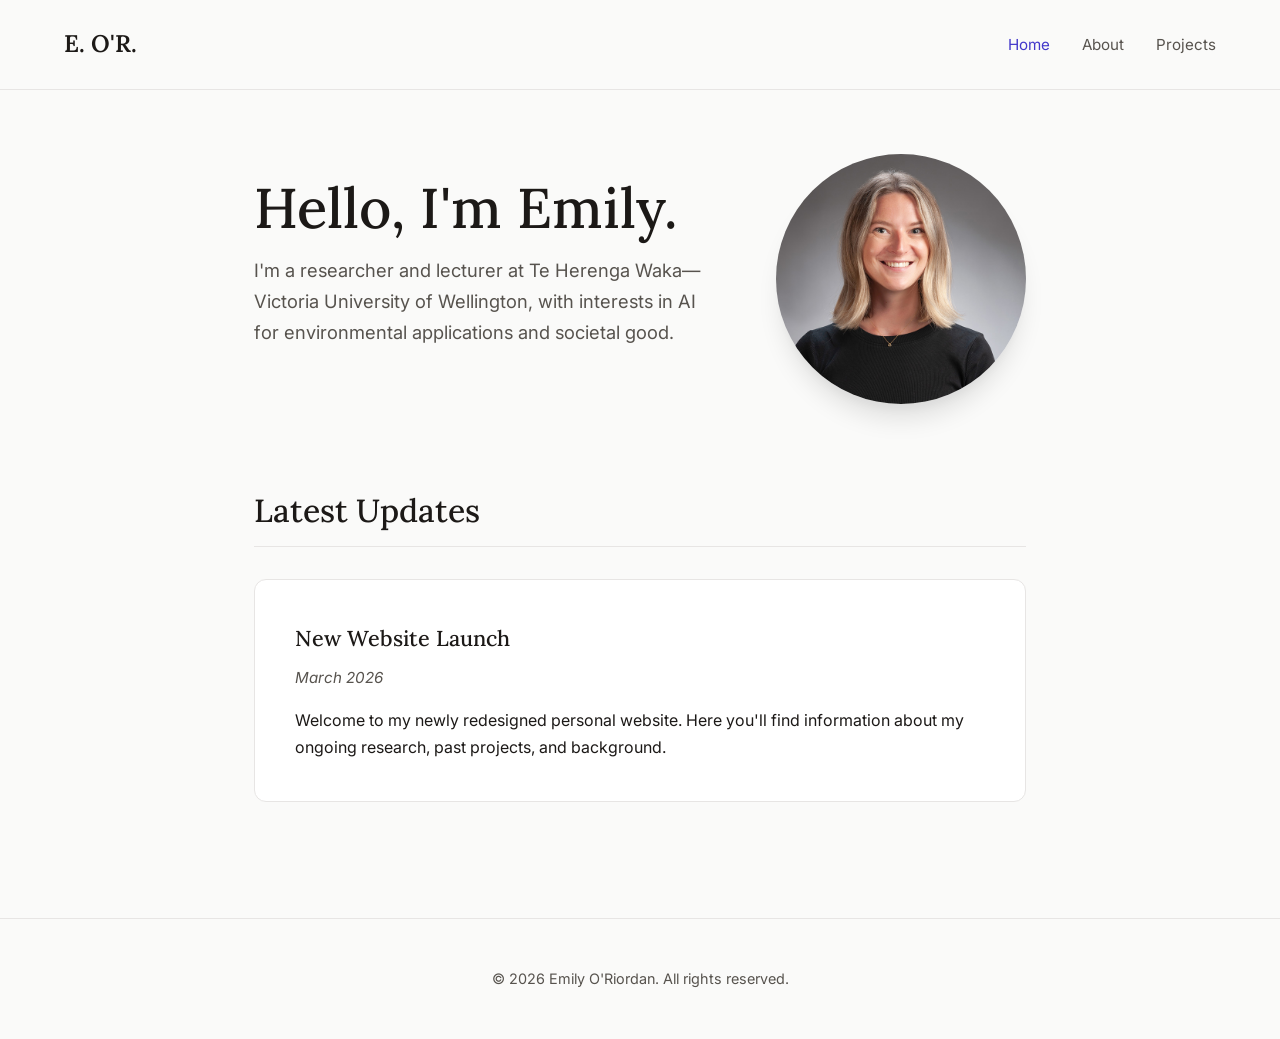
<file: index.html>
<!DOCTYPE html>
<html lang="en">

<head>
    <meta charset="UTF-8">
    <meta name="viewport" content="width=device-width, initial-scale=1.0">
    <title>Emily O'Riordan | Researcher</title>
    <link
        href="https://fonts.googleapis.com/css2?family=Inter:wght@400;500&family=Lora:ital,wght@0,500;0,600;1,500&display=swap"
        rel="stylesheet">
    <link rel="stylesheet" href="styles.css">
</head>

<body>
    <nav class="navbar">
        <a href="index.html" class="logo">E. O'R.</a>
        <ul class="nav-links">
            <li><a href="index.html" class="active">Home</a></li>
            <li><a href="about.html">About</a></li>
            <!-- <li><a href="research.html">Research</a></li> -->
            <li><a href="projects.html">Projects</a></li>
        </ul>
    </nav>

    <main>
        <section class="hero">
            <div class="hero-text">
                <h1 class="hero-title">Hello, I'm Emily.</h1>
                <p class="hero-subtitle">I'm a researcher and lecturer at Te Herenga Waka—Victoria University of
                    Wellington, with interests in AI for environmental applications and societal good.</p>
                <!-- <div class="button-group">
                    <a href="research.html" class="btn">View Research</a>
                    <a href="about.html" class="btn btn-outline">Read Bio</a>
                </div> -->
            </div>

            <img src="profile.jpg" alt="Emily O'Riordan" class="profile-img">
        </section>

        <section>
            <h2 class="section-title">Latest Updates</h2>
            <div class="card">
                <h3 class="card-title">New Website Launch</h3>
                <p class="card-meta">March 2026</p>
                <p>Welcome to my newly redesigned personal website. Here you'll find information about my ongoing
                    research, past projects, and background.</p>
            </div>
        </section>
    </main>

    <footer>
        <p>&copy; <span id="year"></span> Emily O'Riordan. All rights reserved.</p>
    </footer>

    <script src="script.js"></script>
</body>

</html>
</file>
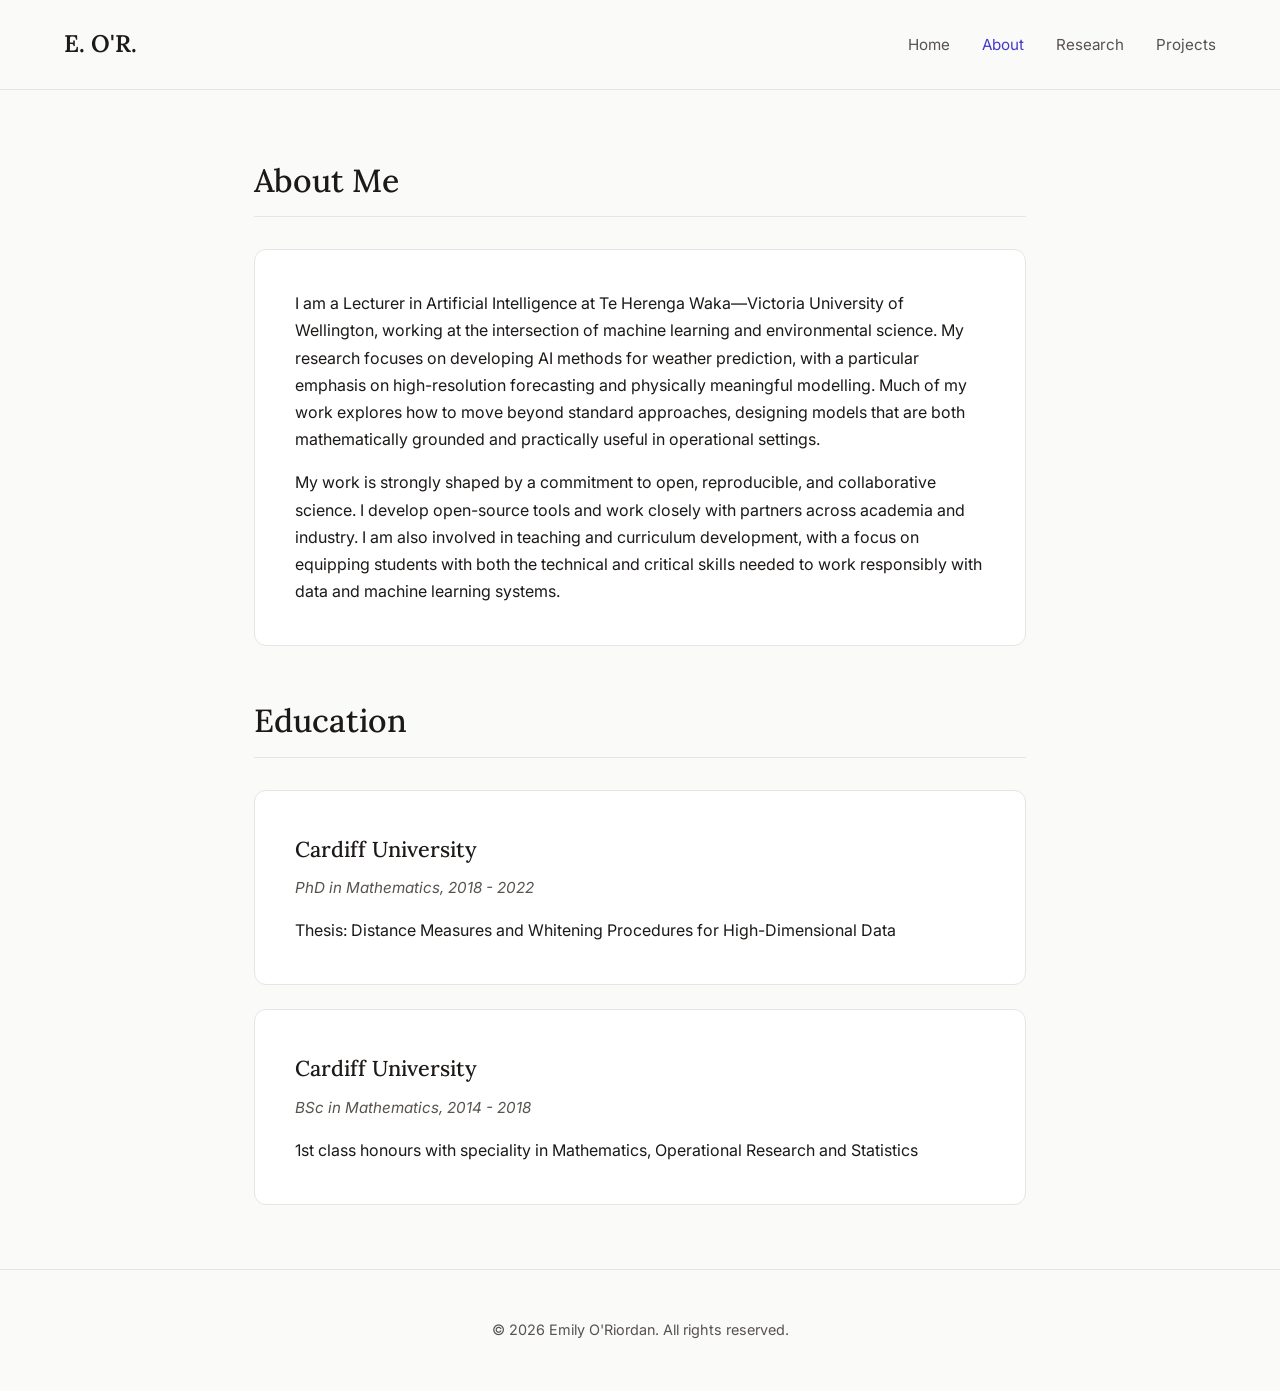
<file: about.html>
<!DOCTYPE html>
<html lang="en">

<head>
    <meta charset="UTF-8">
    <meta name="viewport" content="width=device-width, initial-scale=1.0">
    <title>About | Emily O'Riordan</title>
    <link
        href="https://fonts.googleapis.com/css2?family=Inter:wght@400;500&family=Lora:ital,wght@0,500;0,600;1,500&display=swap"
        rel="stylesheet">
    <link rel="stylesheet" href="styles.css">
</head>

<body>
    <nav class="navbar">
        <a href="index.html" class="logo">E. O'R.</a>
        <ul class="nav-links">
            <li><a href="index.html">Home</a></li>
            <li><a href="about.html" class="active">About</a></li>
            <li><a href="research.html">Research</a></li>
            <li><a href="projects.html">Projects</a></li>
        </ul>
    </nav>

    <main>
        <h1 class="section-title">About Me</h1>

        <div class="card">
            <p style="margin-bottom: 1rem;">I am a Lecturer in Artificial Intelligence at Te Herenga Waka—Victoria
                University of Wellington, working at the intersection of machine learning and environmental science. My
                research focuses on developing AI methods for weather prediction, with a particular emphasis on
                high-resolution forecasting and physically meaningful modelling. Much of my work explores how to move
                beyond standard approaches, designing models that are both mathematically grounded and practically
                useful in operational settings.</p>
            <p>My work is strongly shaped by a commitment to open, reproducible, and collaborative science. I develop
                open-source tools and work closely with partners across academia and industry. I am also involved in
                teaching and curriculum development, with a focus on equipping students with both the technical and
                critical skills needed to work responsibly with data and machine learning systems.</p>
        </div>

        <h2 class="section-title" style="margin-top: 3rem;">Education</h2>
        <div class="card">
            <h3 class="card-title">Cardiff University</h3>
            <p class="card-meta">PhD in Mathematics, 2018 - 2022</p>
            <p>Thesis: Distance Measures and Whitening Procedures for High-Dimensional Data</p>
        </div>
        <div class="card">
            <h3 class="card-title">Cardiff University</h3>
            <p class="card-meta">BSc in Mathematics, 2014 - 2018</p>
            <p>1st class honours with speciality in Mathematics, Operational Research and Statistics</p>
        </div>
    </main>

    <footer>
        <p>&copy; <span id="year"></span> Emily O'Riordan. All rights reserved.</p>
    </footer>

    <script src="script.js"></script>
</body>

</html>
</file>
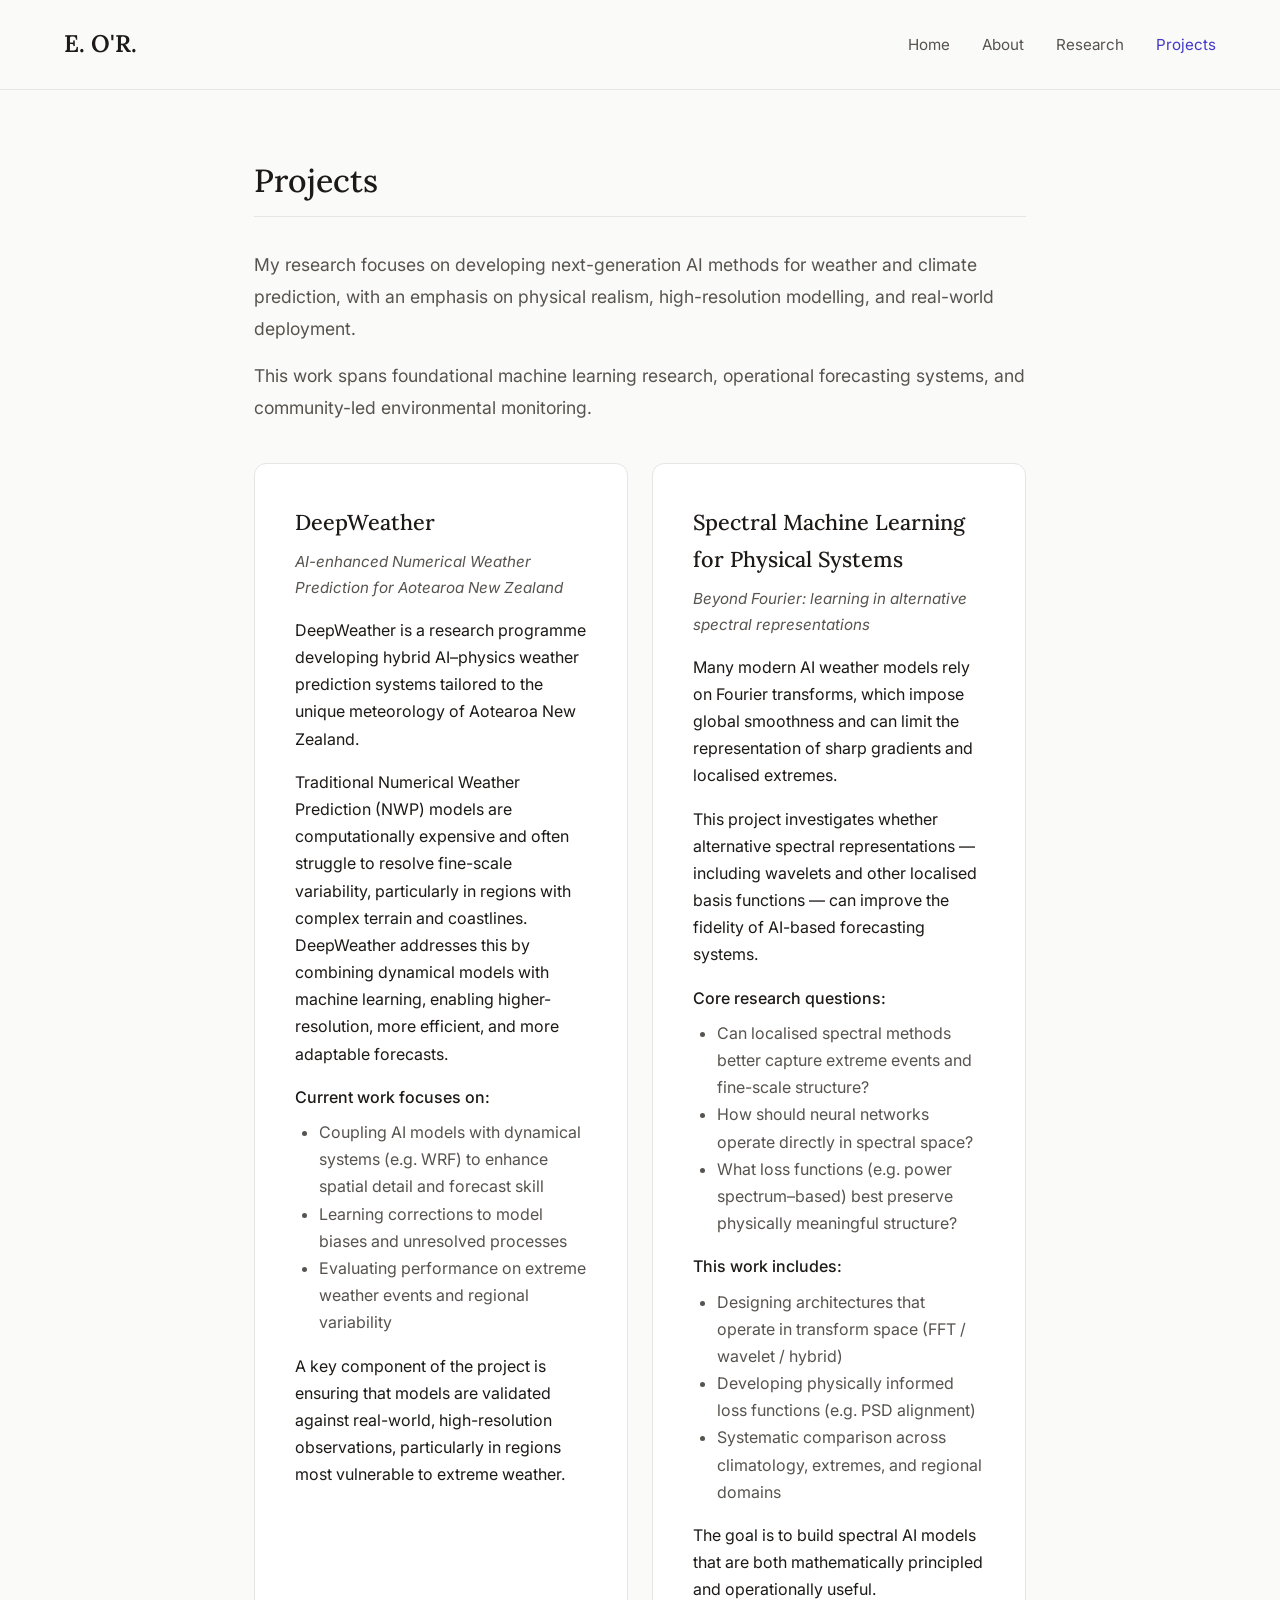
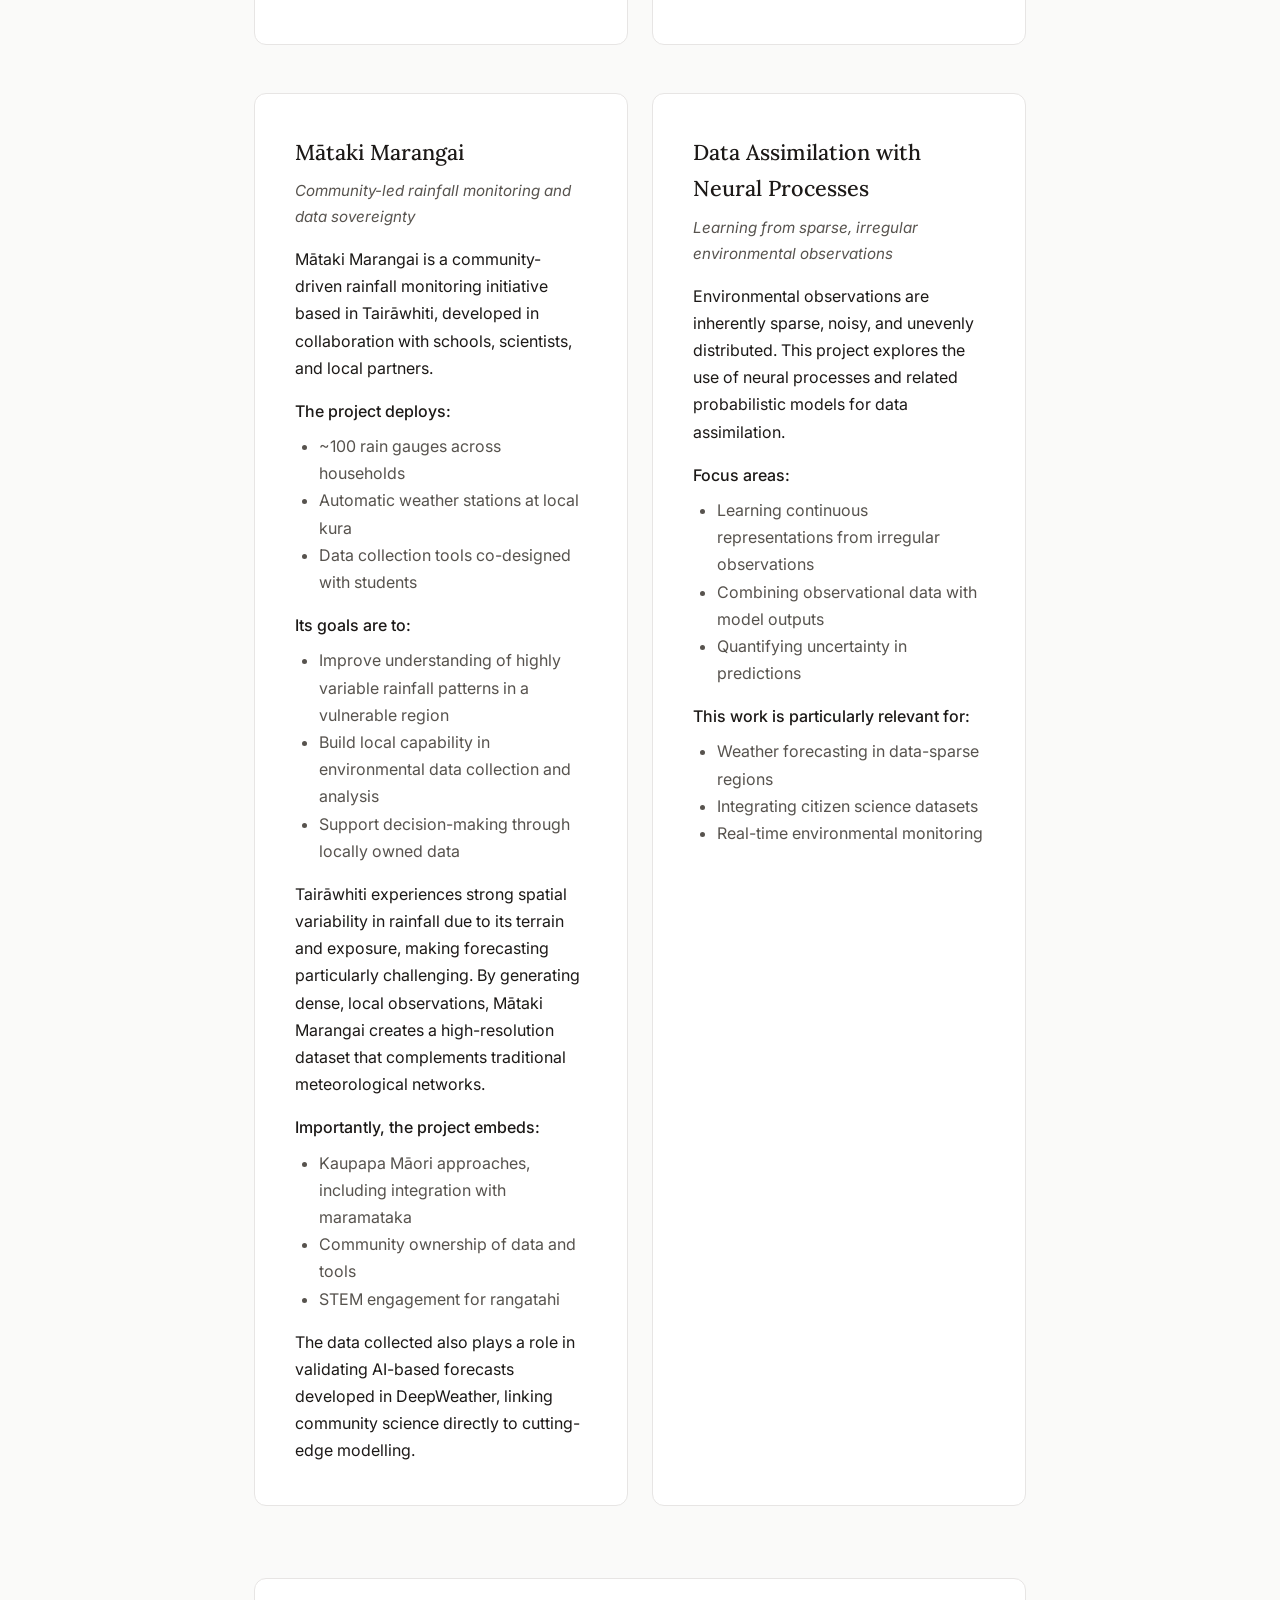
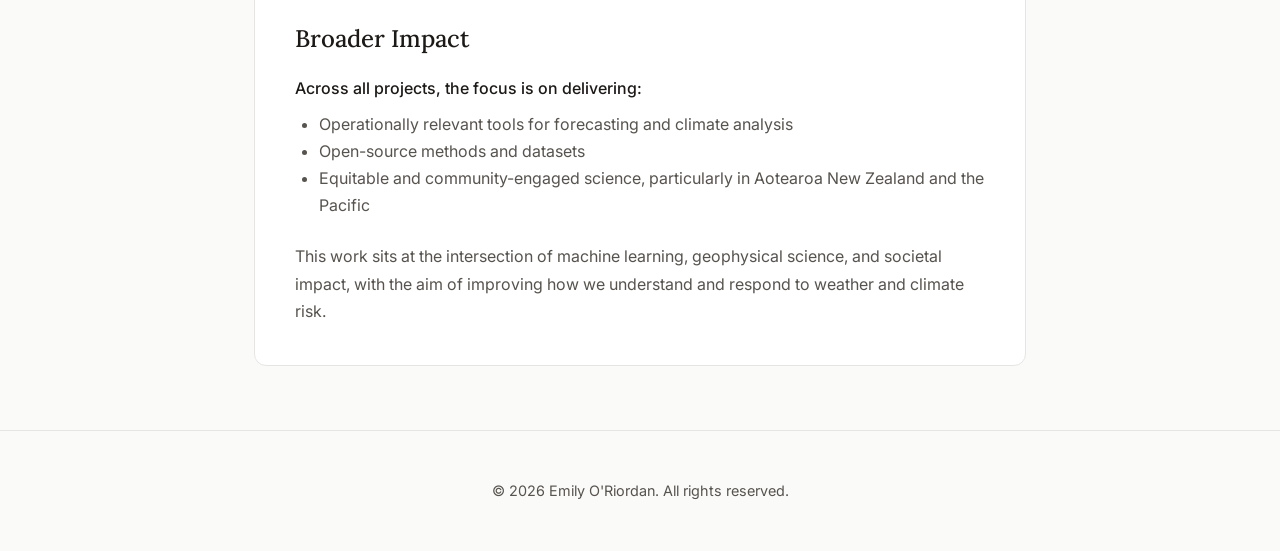
<file: projects.html>
<!DOCTYPE html>
<html lang="en">

<head>
    <meta charset="UTF-8">
    <meta name="viewport" content="width=device-width, initial-scale=1.0">
    <title>Projects | Emily O'Riordan</title>
    <link
        href="https://fonts.googleapis.com/css2?family=Inter:wght@400;500&family=Lora:ital,wght@0,500;0,600;1,500&display=swap"
        rel="stylesheet">
    <link rel="stylesheet" href="styles.css">
</head>

<body>
    <nav class="navbar">
        <a href="index.html" class="logo">E. O'R.</a>
        <ul class="nav-links">
            <li><a href="index.html">Home</a></li>
            <li><a href="about.html">About</a></li>
            <li><a href="research.html">Research</a></li>
            <li><a href="projects.html" class="active">Projects</a></li>
        </ul>
    </nav>

    <main>
        <h1 class="section-title">Projects</h1>

        <div style="font-size: 1.1rem; margin-bottom: 2.5rem; color: var(--text-muted); line-height: 1.8;">
            <p style="margin-bottom: 1rem;">My research focuses on developing next-generation AI methods for weather and
                climate prediction, with an emphasis on physical realism, high-resolution modelling, and real-world
                deployment.</p>
            <p>This work spans foundational machine learning research, operational forecasting systems, and
                community-led environmental monitoring.</p>
        </div>

        <div style="display: grid; grid-template-columns: repeat(auto-fit, minmax(350px, 1fr)); gap: 1.5rem;">

            <div class="card">
                <h3 class="card-title">DeepWeather</h3>
                <p class="card-meta">AI-enhanced Numerical Weather Prediction for Aotearoa New Zealand</p>
                <p style="margin-bottom: 1rem;">DeepWeather is a research programme developing hybrid AI–physics weather
                    prediction systems tailored to the unique meteorology of Aotearoa New Zealand.</p>
                <p style="margin-bottom: 1rem;">Traditional Numerical Weather Prediction (NWP) models are
                    computationally expensive and often struggle to resolve fine-scale variability, particularly in
                    regions with complex terrain and coastlines. DeepWeather addresses this by combining dynamical
                    models with machine learning, enabling higher-resolution, more efficient, and more adaptable
                    forecasts.</p>
                <p style="margin-bottom: 0.5rem; font-weight: 500;">Current work focuses on:</p>
                <ul style="margin-left: 1.5rem; margin-bottom: 1rem; color: var(--text-muted);">
                    <li>Coupling AI models with dynamical systems (e.g. WRF) to enhance spatial detail and forecast
                        skill</li>
                    <li>Learning corrections to model biases and unresolved processes</li>
                    <li>Evaluating performance on extreme weather events and regional variability</li>
                </ul>
                <p>A key component of the project is ensuring that models are validated against real-world,
                    high-resolution observations, particularly in regions most vulnerable to extreme weather.</p>
            </div>

            <div class="card">
                <h3 class="card-title">Spectral Machine Learning for Physical Systems</h3>
                <p class="card-meta">Beyond Fourier: learning in alternative spectral representations</p>
                <p style="margin-bottom: 1rem;">Many modern AI weather models rely on Fourier transforms, which impose
                    global smoothness and can limit the representation of sharp gradients and localised extremes.</p>
                <p style="margin-bottom: 1rem;">This project investigates whether alternative spectral representations —
                    including wavelets and other localised basis functions — can improve the fidelity of AI-based
                    forecasting systems.</p>
                <p style="margin-bottom: 0.5rem; font-weight: 500;">Core research questions:</p>
                <ul style="margin-left: 1.5rem; margin-bottom: 1rem; color: var(--text-muted);">
                    <li>Can localised spectral methods better capture extreme events and fine-scale structure?</li>
                    <li>How should neural networks operate directly in spectral space?</li>
                    <li>What loss functions (e.g. power spectrum–based) best preserve physically meaningful structure?
                    </li>
                </ul>
                <p style="margin-bottom: 0.5rem; font-weight: 500;">This work includes:</p>
                <ul style="margin-left: 1.5rem; margin-bottom: 1rem; color: var(--text-muted);">
                    <li>Designing architectures that operate in transform space (FFT / wavelet / hybrid)</li>
                    <li>Developing physically informed loss functions (e.g. PSD alignment)</li>
                    <li>Systematic comparison across climatology, extremes, and regional domains</li>
                </ul>
                <p>The goal is to build spectral AI models that are both mathematically principled and operationally
                    useful.</p>
            </div>

            <div class="card">
                <h3 class="card-title">Mātaki Marangai</h3>
                <p class="card-meta">Community-led rainfall monitoring and data sovereignty</p>
                <p style="margin-bottom: 1rem;">Mātaki Marangai is a community-driven rainfall monitoring initiative
                    based in Tairāwhiti, developed in collaboration with schools, scientists, and local partners.</p>
                <p style="margin-bottom: 0.5rem; font-weight: 500;">The project deploys:</p>
                <ul style="margin-left: 1.5rem; margin-bottom: 1rem; color: var(--text-muted);">
                    <li>~100 rain gauges across households</li>
                    <li>Automatic weather stations at local kura</li>
                    <li>Data collection tools co-designed with students</li>
                </ul>
                <p style="margin-bottom: 0.5rem; font-weight: 500;">Its goals are to:</p>
                <ul style="margin-left: 1.5rem; margin-bottom: 1rem; color: var(--text-muted);">
                    <li>Improve understanding of highly variable rainfall patterns in a vulnerable region</li>
                    <li>Build local capability in environmental data collection and analysis</li>
                    <li>Support decision-making through locally owned data</li>
                </ul>
                <p style="margin-bottom: 1rem;">Tairāwhiti experiences strong spatial variability in rainfall due to its
                    terrain and exposure, making forecasting particularly challenging. By generating dense, local
                    observations, Mātaki Marangai creates a high-resolution dataset that complements traditional
                    meteorological networks.</p>
                <p style="margin-bottom: 0.5rem; font-weight: 500;">Importantly, the project embeds:</p>
                <ul style="margin-left: 1.5rem; margin-bottom: 1rem; color: var(--text-muted);">
                    <li>Kaupapa Māori approaches, including integration with maramataka</li>
                    <li>Community ownership of data and tools</li>
                    <li>STEM engagement for rangatahi</li>
                </ul>
                <p>The data collected also plays a role in validating AI-based forecasts developed in DeepWeather,
                    linking community science directly to cutting-edge modelling.</p>
            </div>


            <div class="card">
                <h3 class="card-title">Data Assimilation with Neural Processes</h3>
                <p class="card-meta">Learning from sparse, irregular environmental observations</p>
                <p style="margin-bottom: 1rem;">Environmental observations are inherently sparse, noisy, and unevenly
                    distributed. This project explores the use of neural processes and related probabilistic models for
                    data assimilation.</p>
                <p style="margin-bottom: 0.5rem; font-weight: 500;">Focus areas:</p>
                <ul style="margin-left: 1.5rem; margin-bottom: 1rem; color: var(--text-muted);">
                    <li>Learning continuous representations from irregular observations</li>
                    <li>Combining observational data with model outputs</li>
                    <li>Quantifying uncertainty in predictions</li>
                </ul>
                <p style="margin-bottom: 0.5rem; font-weight: 500;">This work is particularly relevant for:</p>
                <ul style="margin-left: 1.5rem; margin-bottom: 1rem; color: var(--text-muted);">
                    <li>Weather forecasting in data-sparse regions</li>
                    <li>Integrating citizen science datasets</li>
                    <li>Real-time environmental monitoring</li>
                </ul>
            </div>

        </div>

        <div
            style="margin-top: 3rem; background: var(--surface-color); border: 1px solid var(--border-color); border-radius: 12px; padding: 2.5rem; margin-bottom: 2rem;">
            <h3 style="font-size: 1.5rem; margin-bottom: 1rem; font-family: 'Lora', serif; font-weight: 500;">Broader
                Impact</h3>
            <p style="margin-bottom: 0.5rem; font-weight: 500;">Across all projects, the focus is on delivering:</p>
            <ul style="margin-left: 1.5rem; margin-bottom: 1.5rem; color: var(--text-muted);">
                <li>Operationally relevant tools for forecasting and climate analysis</li>
                <li>Open-source methods and datasets</li>
                <li>Equitable and community-engaged science, particularly in Aotearoa New Zealand and the Pacific</li>
            </ul>
            <p style="color: var(--text-muted);">This work sits at the intersection of machine learning, geophysical
                science, and societal impact, with the aim of improving how we understand and respond to weather and
                climate risk.</p>
        </div>
    </main>

    <footer>
        <p>&copy; <span id="year"></span> Emily O'Riordan. All rights reserved.</p>
    </footer>

    <script src="script.js"></script>
</body>

</html>
</file>
<file: styles.css>
:root {
    --bg-color: #FAFAF9;
    --surface-color: #FFFFFF;
    --text-main: #1C1917;
    --text-muted: #57534E;
    --accent: #4338CA;
    --accent-hover: #3730A3;
    --border-color: #E7E5E4;
}

* { margin: 0; padding: 0; box-sizing: border-box; }
html { scroll-behavior: smooth; }
body {
    font-family: 'Inter', sans-serif;
    background-color: var(--bg-color);
    color: var(--text-main);
    line-height: 1.7;
    -webkit-font-smoothing: antialiased;
}

h1, h2, h3, h4 {
    font-family: 'Lora', serif;
    font-weight: 500;
    color: var(--text-main);
}

.navbar {
    display: flex;
    justify-content: space-between;
    align-items: center;
    padding: 1.5rem 5%;
    background: rgba(250, 250, 249, 0.9);
    backdrop-filter: blur(10px);
    -webkit-backdrop-filter: blur(10px);
    border-bottom: 1px solid var(--border-color);
    position: sticky;
    top: 0;
    z-index: 100;
}

.logo {
    font-family: 'Lora', serif;
    font-size: 1.5rem;
    font-weight: 600;
    text-decoration: none;
    color: var(--text-main);
}

.nav-links { display: flex; gap: 2rem; list-style: none; }
.nav-links a {
    color: var(--text-muted);
    text-decoration: none;
    font-size: 0.95rem;
    transition: color 0.2s;
}
.nav-links a:hover, .nav-links a.active {
    color: var(--accent);
}

main {
    max-width: 900px;
    margin: 4rem auto;
    padding: 0 5%;
    min-height: calc(100vh - 200px);
}

.hero {
    display: flex;
    align-items: center;
    gap: 4rem;
    margin-bottom: 5rem;
}

.hero-text { flex: 1; }
.hero-title {
    font-size: 3.5rem;
    margin-bottom: 1rem;
    line-height: 1.1;
}

.hero-subtitle {
    font-size: 1.15rem;
    color: var(--text-muted);
    margin-bottom: 2rem;
}

.profile-img {
    width: 250px;
    height: 250px;
    border-radius: 50%;
    object-fit: cover;
    box-shadow: 0 20px 25px -5px rgba(0, 0, 0, 0.1), 0 10px 10px -5px rgba(0, 0, 0, 0.04);
}

.placeholder-img {
    background: linear-gradient(135deg, #e0e7ff, #c7d2fe);
    display: flex;
    align-items: center;
    justify-content: center;
    font-size: 5rem;
    color: var(--accent);
    font-family: 'Lora', serif;
    font-style: italic;
}

.btn {
    display: inline-block;
    padding: 0.75rem 1.5rem;
    background-color: var(--accent);
    color: white;
    text-decoration: none;
    border-radius: 6px;
    font-weight: 500;
    transition: background-color 0.2s, transform 0.2s;
}

.btn:hover { background-color: var(--accent-hover); transform: translateY(-1px); }
.btn-outline {
    background-color: transparent;
    color: var(--text-main);
    border: 1px solid var(--border-color);
}
.btn-outline:hover { background-color: var(--surface-color); color: var(--accent); }

.button-group { display: flex; gap: 1rem; }

.section-title { font-size: 2rem; margin-bottom: 2rem; padding-bottom: 0.5rem; border-bottom: 1px solid var(--border-color); }

.card {
    background: var(--surface-color);
    border: 1px solid var(--border-color);
    border-radius: 12px;
    padding: 2.5rem;
    margin-bottom: 1.5rem;
    transition: box-shadow 0.3s;
}

.card:hover {
    box-shadow: 0 10px 15px -3px rgba(0, 0, 0, 0.05);
}

.card-title { font-size: 1.35rem; margin-bottom: 0.5rem; }
.card-meta { font-size: 0.95rem; color: var(--text-muted); margin-bottom: 1rem; font-style: italic; }

footer {
    text-align: center;
    padding: 3rem 0;
    color: var(--text-muted);
    border-top: 1px solid var(--border-color);
    font-size: 0.9rem;
}

@media (max-width: 768px) {
    .nav-links { display: none; }
    .hero { flex-direction: column-reverse; text-align: center; gap: 2rem; }
    .button-group { justify-content: center; }
}
</file>
